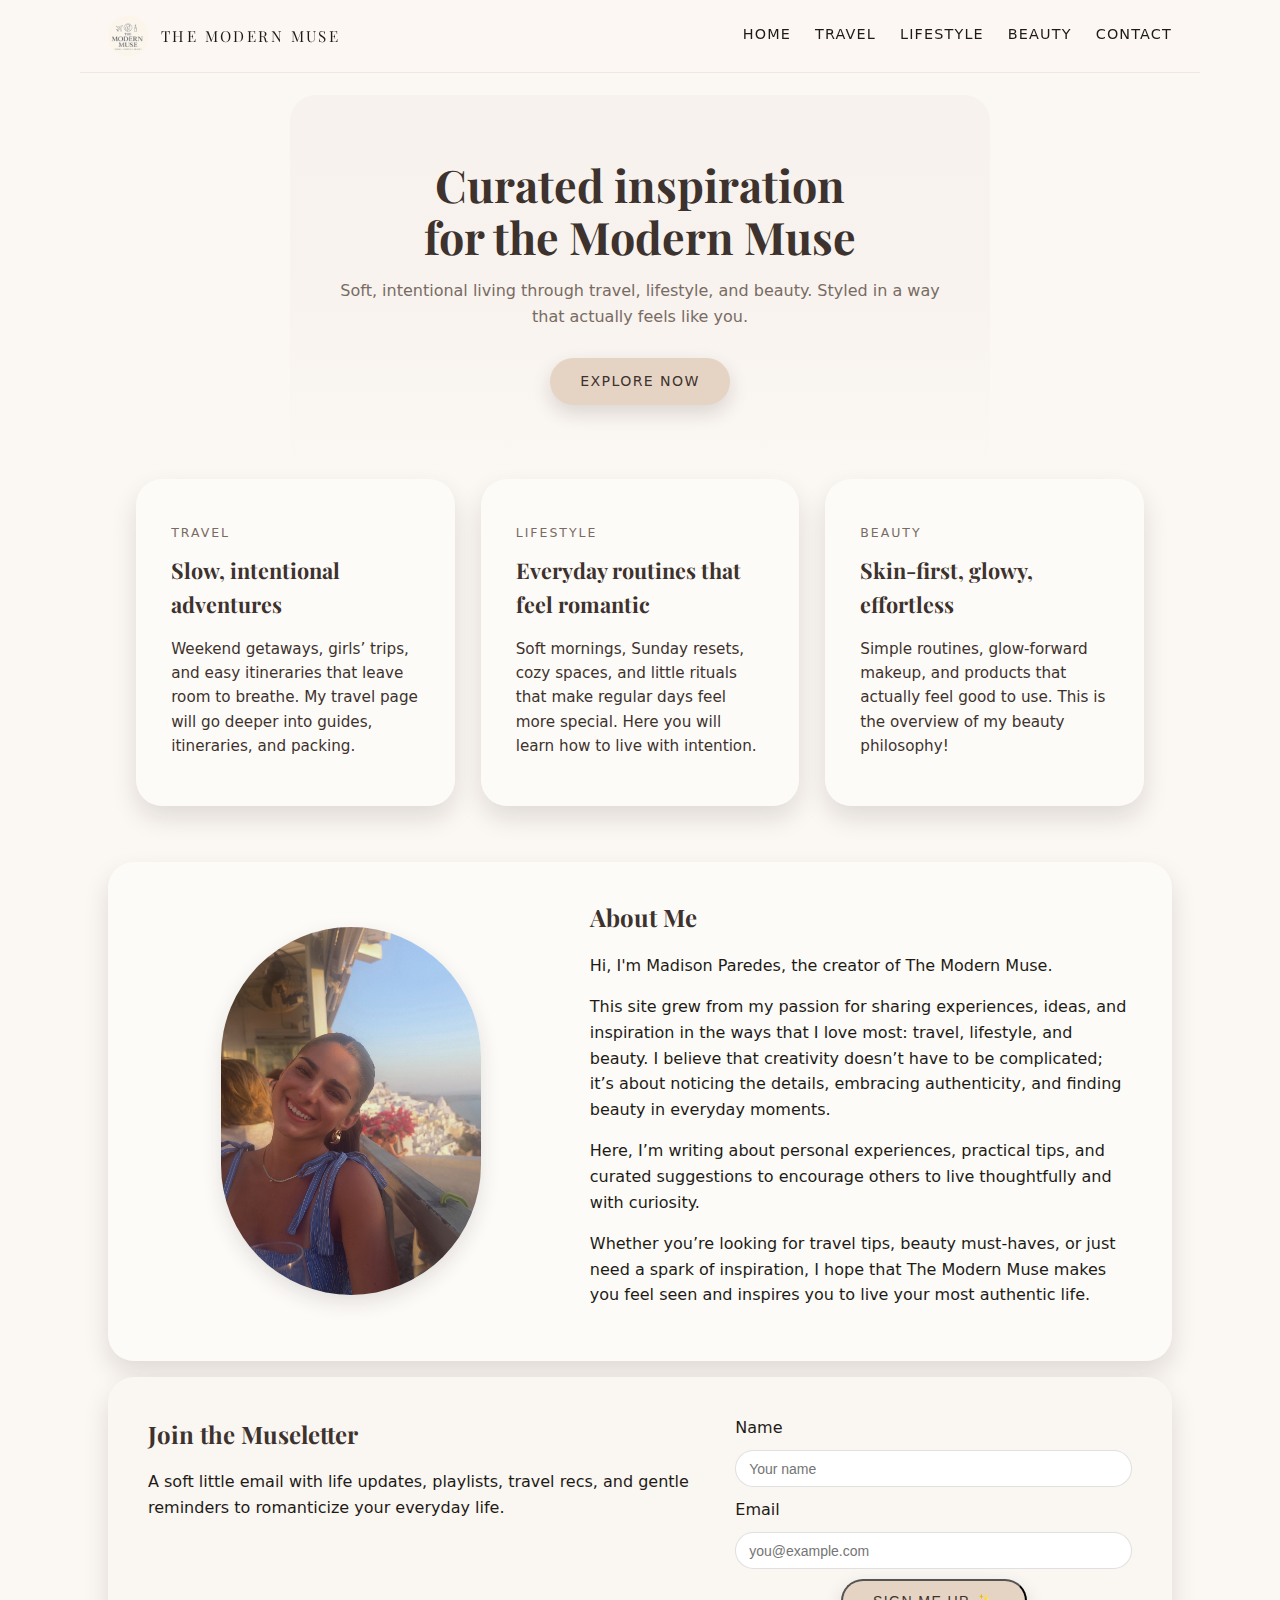
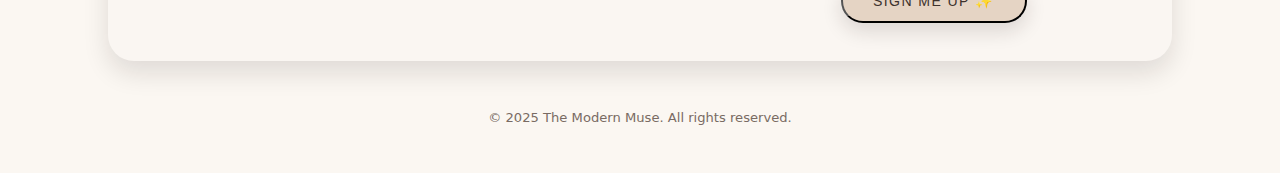
<file: index.html>
<!DOCTYPE html>
<html lang="en">
<head>
  <meta charset="UTF-8" />
  <meta name="viewport" content="width=device-width, initial-scale=1.0" />
  <title>The Modern Muse</title>

  <!-- Headings font -->
  <link href="https://fonts.googleapis.com/css2?family=Playfair+Display:wght@400;500;600&display=swap" rel="stylesheet" />

  <link rel="stylesheet" href="styles.css" />
</head>
<body>


  <header class="site-header">
    <div class="header-left">
      <img src="logo.png" alt="The Modern Muse logo" class="site-logo" />
      <span class="wordmark">THE MODERN MUSE</span>
    </div>

    <nav class="site-nav">
      <a href="#hero">Home</a>
      <a href="travel.html">Travel</a>
      <a href="lifestyle.html">Lifestyle</a>
      <a href="beauty.html">Beauty</a>
      <a href="contact.html">Contact</a>
    </nav>
  </header>


  <section id="hero" class="hero">
    <div class="hero-overlay">
      <div class="hero-inner">
        <h1>Curated inspiration<br>for the Modern Muse</h1>
        <p>
          Soft, intentional living through travel, lifestyle, and beauty. Styled in a way
          that actually feels like you.
        </p>
        <a href="#travel" class="btn-primary">Explore Now</a>
      </div>
    </div>
  </section>


  <section class="section section-categories">
    <div class="category-grid">

      <article id="travel" class="category-card">
        <p class="category-label">TRAVEL</p>
        <h2>Slow, intentional adventures</h2>
        <p class="category-body">
          Weekend getaways, girls’ trips, and easy itineraries that leave room to breathe.
          My travel page will go deeper
          into guides, itineraries, and packing.
        </p>
      </article>

      <article id="lifestyle" class="category-card">
        <p class="category-label">LIFESTYLE</p>
        <h2>Everyday routines that feel romantic</h2>
        <p class="category-body">
          Soft mornings, Sunday resets, cozy spaces, and little rituals that make regular days
          feel more special. Here you will learn how to live with intention.
        </p>
      </article>

      <article id="beauty" class="category-card">
        <p class="category-label">BEAUTY</p>
        <h2>Skin-first, glowy, effortless</h2>
        <p class="category-body">
          Simple routines, glow-forward makeup, and products that actually feel good to use.
          This is the overview of my beauty philosophy!
        </p>
      </article>

    </div>
  </section>


  <section id="about" class="section section-about">
    <div class="about-card">
      <div class="about-photo">
        <img src="about-me.jpg" alt="Madison Paredes smiling by the sea" />
      </div>

      <div class="about-copy">
        <h2>About Me</h2>
        <p class="about-intro">
          Hi, I'm Madison Paredes, the creator of The Modern Muse.
        </p>
        <p>
          This site grew from my passion for sharing experiences, ideas, and inspiration in the ways
          that I love most: travel, lifestyle, and beauty. I believe that creativity doesn’t have to
          be complicated; it’s about noticing the details, embracing authenticity, and finding beauty
          in everyday moments.
        </p>
        <p>
          Here, I’m writing about personal experiences, practical tips, and curated suggestions to
          encourage others to live thoughtfully and with curiosity.
        </p>
        <p>
          Whether you’re looking for travel tips, beauty must-haves, or just need a spark of
          inspiration, I hope that The Modern Muse makes you feel seen and inspires you to live your
          most authentic life.
        </p>
      </div>
    </div>
  </section>


  <section id="museletter" class="section section-museletter">
    <div class="museletter-inner">
      <div>
        <h2>Join the Museletter</h2>
        <p>
          A soft little email with life updates, playlists, travel recs, and gentle reminders to
          romanticize your everyday life.
        </p>
      </div>

      <form class="museletter-form">
        <label for="muse-name">Name</label>
        <input id="muse-name" type="text" placeholder="Your name" />

        <label for="muse-email">Email</label>
        <input id="muse-email" type="email" placeholder="you@example.com" />

        <button class="btn-primary" type="submit">Sign Me Up ✨</button>
      </form>
    </div>
  </section>


  <footer class="site-footer">
    <p>© 2025 The Modern Muse. All rights reserved.</p>
  </footer>

</body>
</html>
</file>
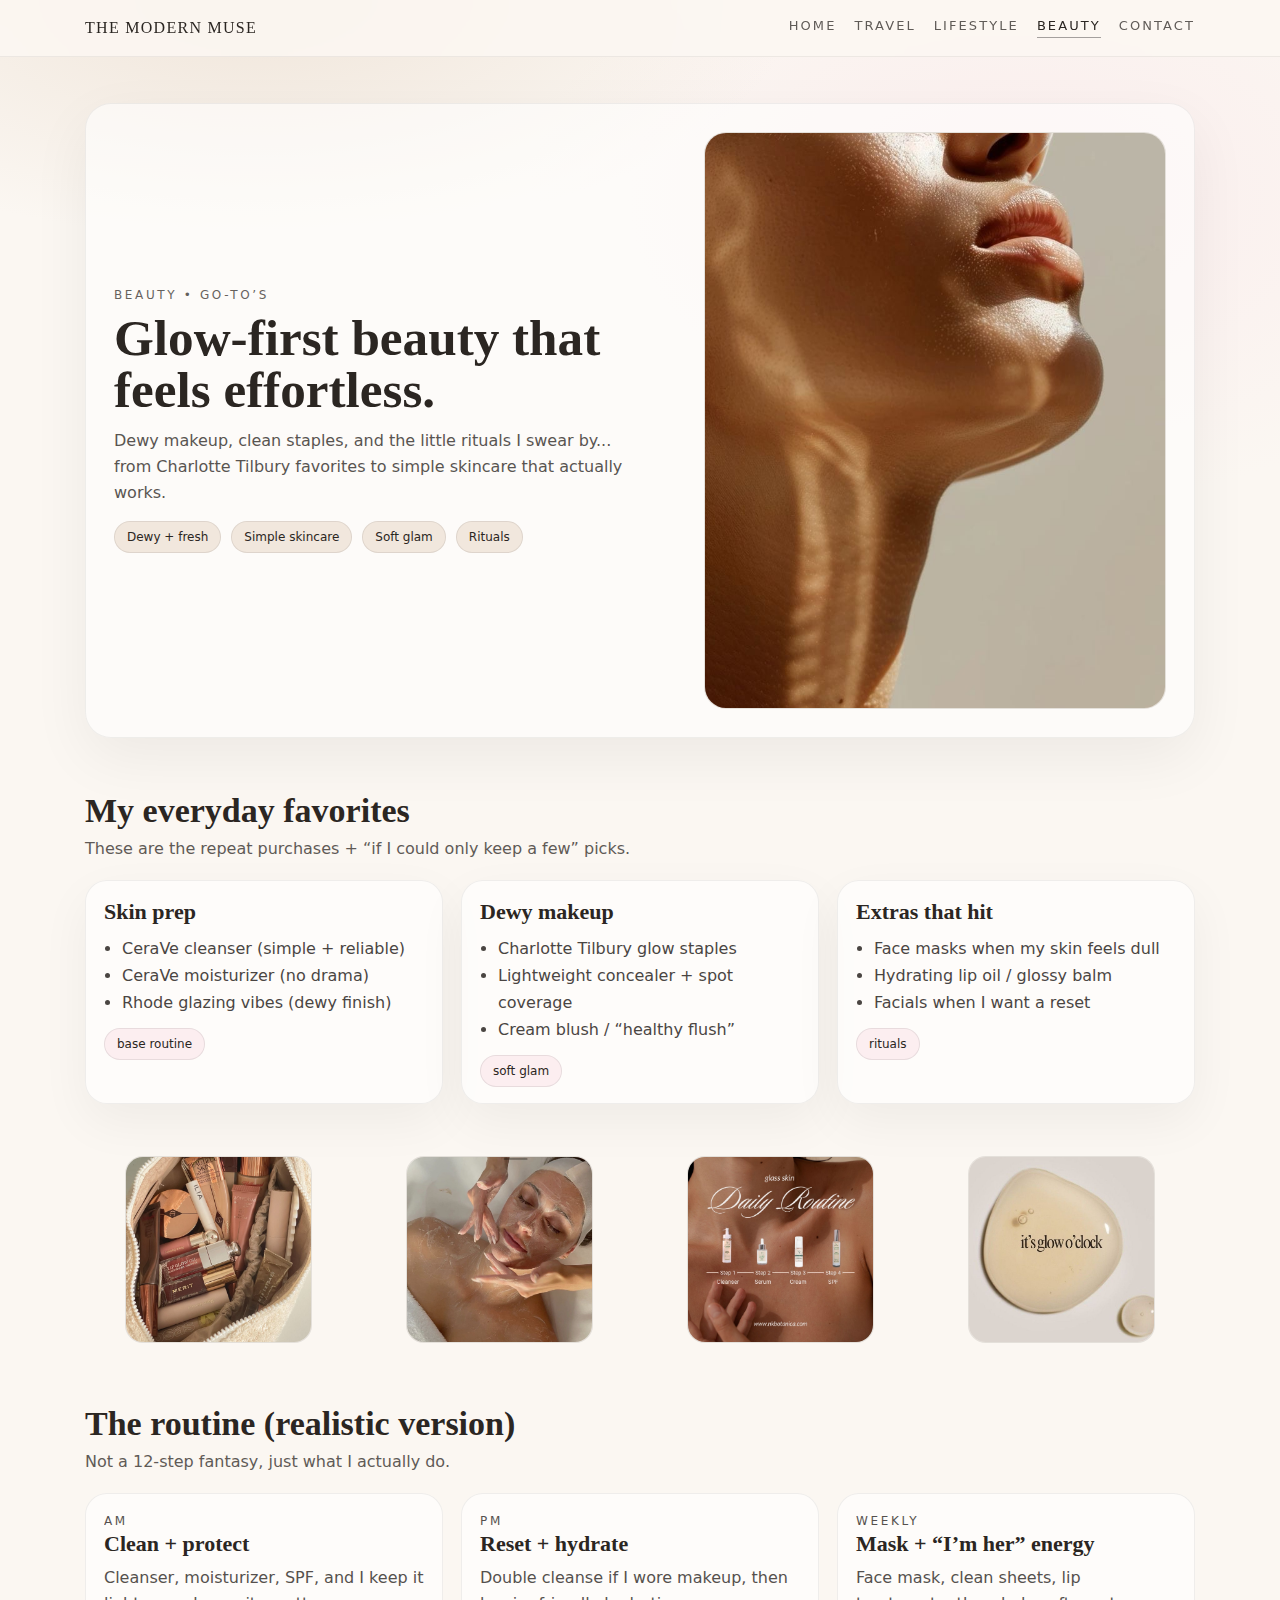
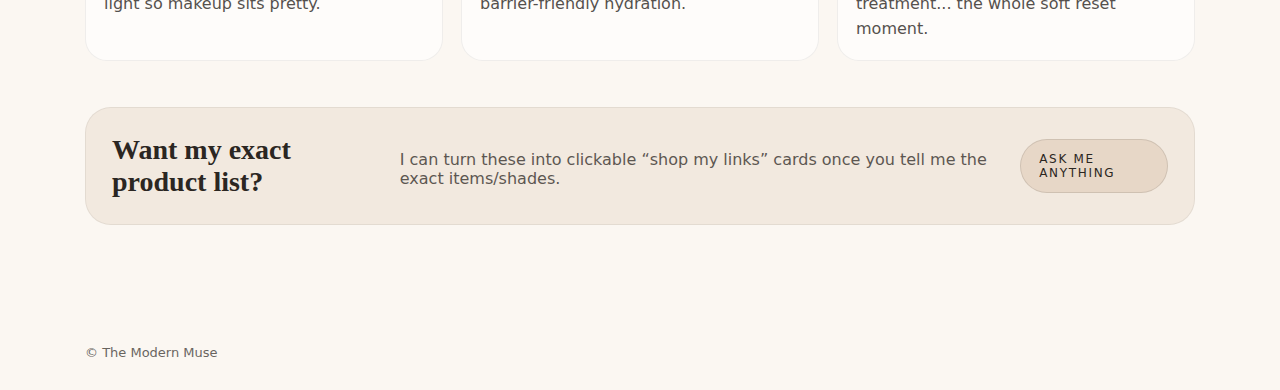
<file: beauty.html>
<!DOCTYPE html>
<html lang="en">
<head>
  <meta charset="UTF-8" />
  <meta name="viewport" content="width=device-width, initial-scale=1.0" />
  <title>Beauty | The Modern Muse</title>
  <link rel="stylesheet" href="beauty.css" />
</head>

<body  class="page-beauty">
  <header class="site-header">
    <nav class="nav">
      <a class="logo" href="index.html">THE MODERN MUSE</a>
    

      <div class="nav-links">
        <a href="index.html">Home</a>
        <a href="travel.html">Travel</a>
        <a href="lifestyle.html">Lifestyle</a>
        <a class="active" href="beauty.html">Beauty</a>
        <a href="contact.html">Contact</a>
      </div>
    </nav>
  </header>

  <main>

    <section class="beauty-hero">
      <div class="beauty-hero__inner">
        <div class="beauty-hero__text">
          <p class="kicker">BEAUTY • GO-TO’S</p>
          <h1>Glow-first beauty that feels effortless.</h1>
          <p class="sub">
            Dewy makeup, clean staples, and the little rituals I swear by...
            from Charlotte Tilbury favorites to simple skincare that actually works.
          </p>

          <div class="pill-row">
            <span class="pill">Dewy + fresh</span>
            <span class="pill">Simple skincare</span>
            <span class="pill">Soft glam</span>
            <span class="pill">Rituals</span>
          </div>
        </div>

        <div class="beauty-hero__media">
          <!-- your makeup bag photo -->
          <img src="main beauty.jpeg" alt="Makeup bag essentials flatlay" />
        </div>
      </div>
    </section>

 
    <section class="beauty-section">
      <div class="section-head">
        <h2>My everyday favorites</h2>
        <p>These are the repeat purchases + “if I could only keep a few” picks.</p>
      </div>

      <div class="favorites-grid">
        <article class="fav-card">
          <h3>Skin prep</h3>
          <ul>
            <li>CeraVe cleanser (simple + reliable)</li>
            <li>CeraVe moisturizer (no drama)</li>
            <li>Rhode glazing vibes (dewy finish)</li>
          </ul>
          <span class="mini-tag">base routine</span>
        </article>

        <article class="fav-card">
          <h3>Dewy makeup</h3>
          <ul>
            <li>Charlotte Tilbury glow staples</li>
            <li>Lightweight concealer + spot coverage</li>
            <li>Cream blush / “healthy flush”</li>
          </ul>
          <span class="mini-tag">soft glam</span>
        </article>

        <article class="fav-card">
          <h3>Extras that hit</h3>
          <ul>
            <li>Face masks when my skin feels dull</li>
            <li>Hydrating lip oil / glossy balm</li>
            <li>Facials when I want a reset</li>
          </ul>
          <span class="mini-tag">rituals</span>
        </article>
      </div>
    </section>

 
    <section class="beauty-strip">
      <div class="beauty-strip__grid">
        <figure class="strip-img">
          <img src="makeup.jpeg" alt="Skincare facial moment" />
        </figure>
        <figure class="strip-img">
          <img src="skincare face.jpeg" alt="Skincare facial moment" />
        </figure>
        <figure class="strip-img">
          <img src="daily routine.jpeg" alt="Daily routine graphic inspiration" />
        </figure>
        <figure class="strip-img">
          <img src="GLOW.jpeg" alt="Glow o'clock inspiration" />
        </figure>
      </div>
    </section>

   <section class="beauty-section">
      <div class="section-head">
        <h2>The routine (realistic version)</h2>
        <p>Not a 12-step fantasy, just what I actually do.</p>
      </div>

      <div class="routine">
        <div class="routine-block">
          <p class="routine-kicker">AM</p>
          <h3>Clean + protect</h3>
          <p>Cleanser, moisturizer, SPF, and I keep it light so makeup sits pretty.</p>
        </div>

        <div class="routine-block">
          <p class="routine-kicker">PM</p>
          <h3>Reset + hydrate</h3>
          <p>Double cleanse if I wore makeup, then barrier-friendly hydration.</p>
        </div>

        <div class="routine-block">
          <p class="routine-kicker">WEEKLY</p>
          <h3>Mask + “I’m her” energy</h3>
          <p>Face mask, clean sheets, lip treatment... the whole soft reset moment.</p>
        </div>
      </div>
    </section>


    <section class="beauty-cta">
      <div class="beauty-cta__inner">
        <h2>Want my exact product list?</h2>
        <p>I can turn these into clickable “shop my links” cards once you tell me the exact items/shades.</p>
        <a class="btn" href="contact.html">Ask me anything</a>
      </div>
    </section>
  </main>

  <footer class="footer">
    <p>© The Modern Muse</p>
  </footer>
</body>
</html>
</file>
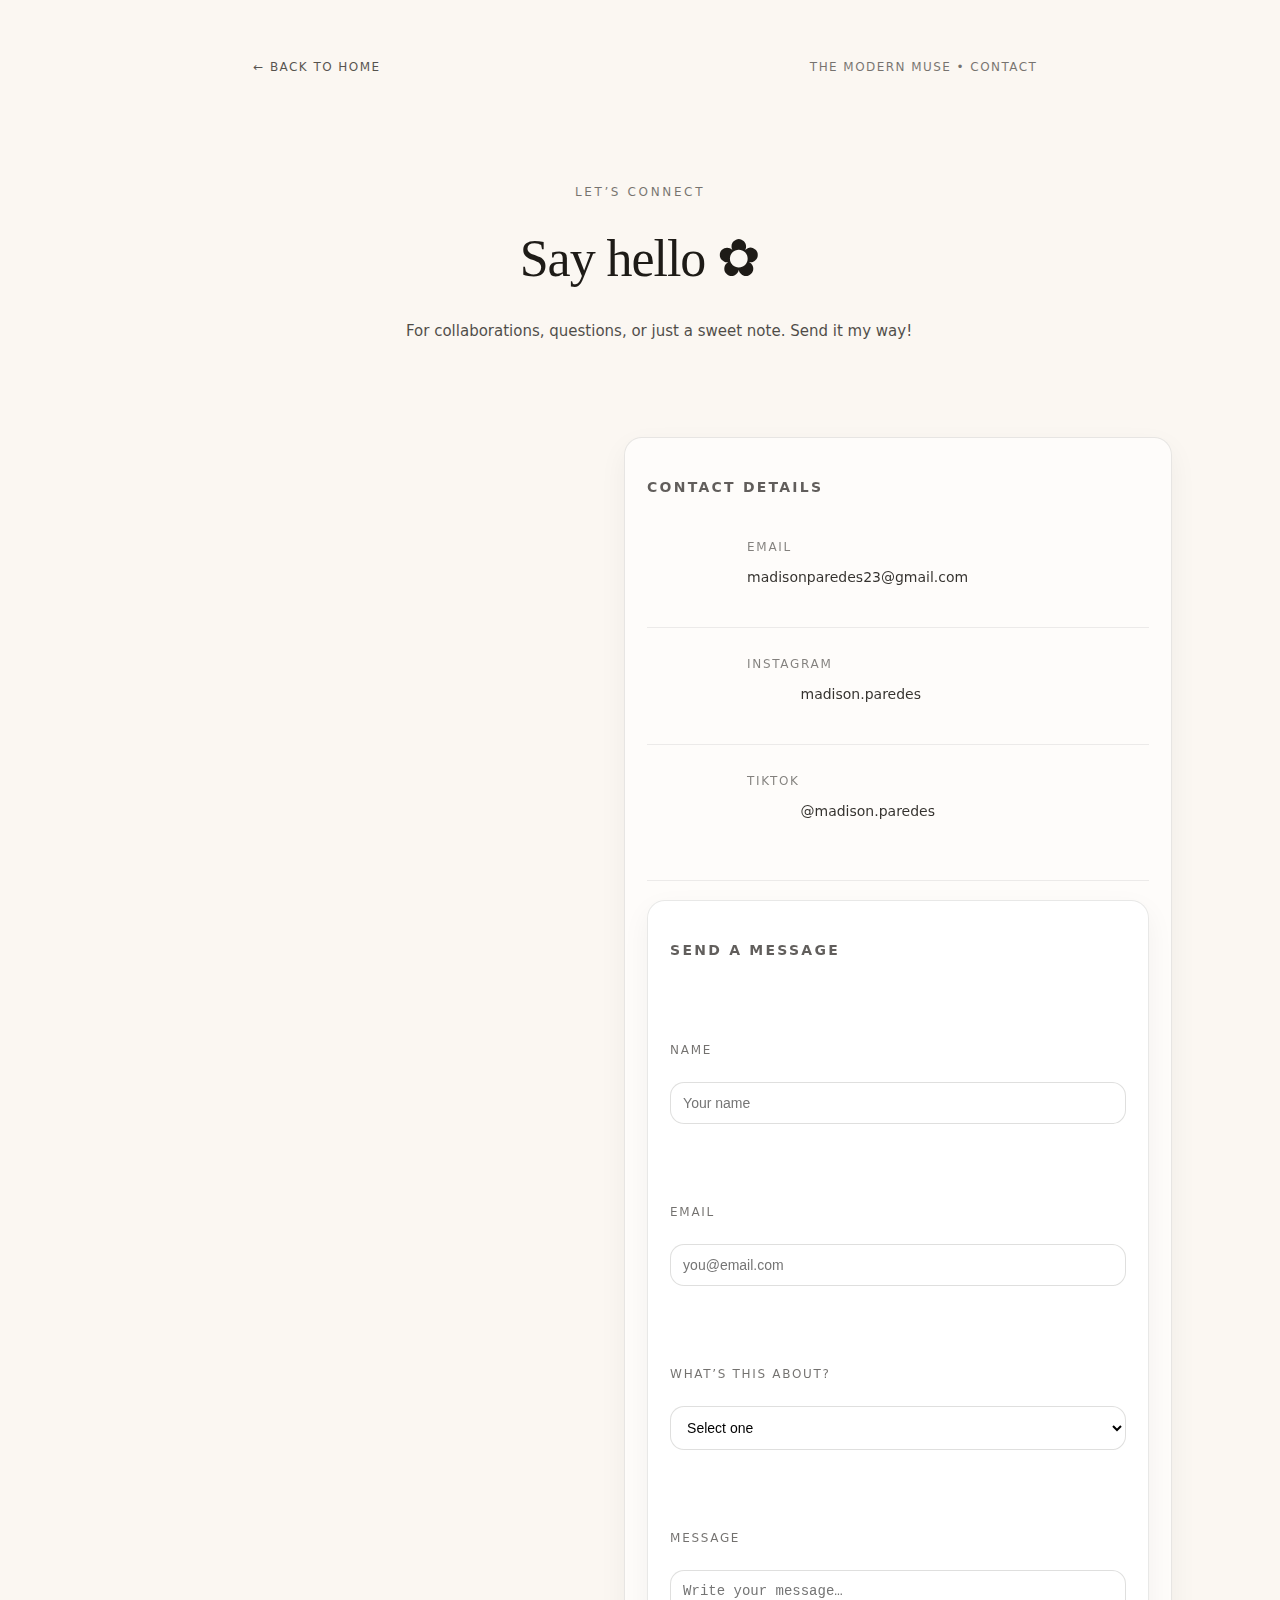
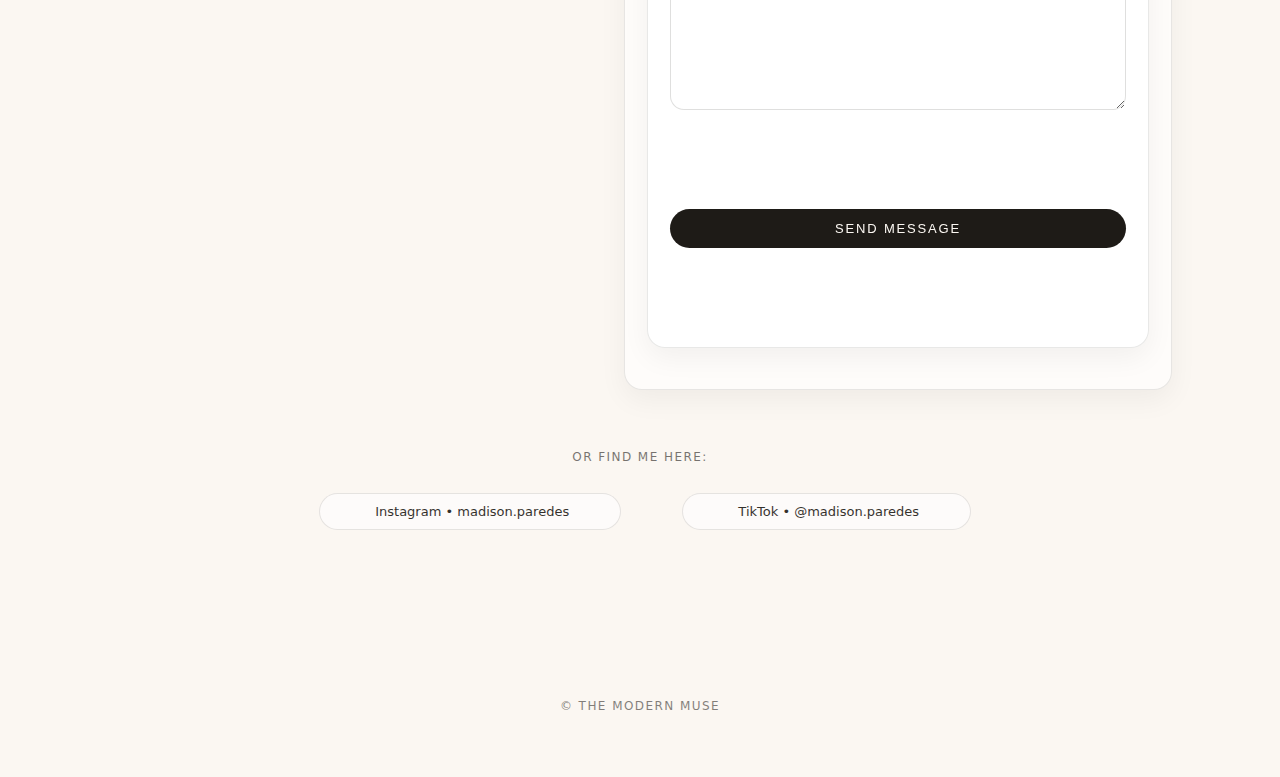
<file: contact.html>
<!DOCTYPE html>
<html lang="en">
<head>
  <meta charset="UTF-8" />
  <meta name="viewport" content="width=device-width, initial-scale=1.0" />
  <title>The Modern Muse • Contact</title>
  <link rel="stylesheet" href="contact.css" />
</head>

<body class="page-contact">
  <div class="page-center">
    <!-- EVERYTHING goes in here -->
  </div>
</body>
  <!-- Top bar (matches your other pages) -->
  <header class="topbar">
    <a class="back-link" href="index.html">← Back to Home</a>
    <div class="page-label">THE MODERN MUSE • CONTACT</div>
  </header>

  <main class="wrap">
    <section class="hero">
      <p class="kicker">LET’S CONNECT</p>
      <h1 class="title">Say hello ✿</h1>
      <p class="sub">
        For collaborations, questions, or just a sweet note. Send it my way!
      </p>
    </section>

    <section class="grid">
      <!-- Contact card -->
      <div class="card info-card">
        <h2 class="card-title">Contact details</h2>

        <div class="detail">
          <span class="label">Email</span>
          <a class="value" href="mailto:madisonparedes23@gmail.com">madisonparedes23@gmail.com</a>
        </div>

        <div class="detail">
          <span class="label">Instagram</span>
          <a class="value" href="https://www.instagram.com/madison.paredes?igsh=MXQwbDF5djgwbXo5bQ%3D%3D&utm_source=qr" target="_blank" rel="noopener">
            madison.paredes
          </a>
        </div>

        <div class="detail">
          <span class="label">TikTok</span>
          <!-- Update the link whenever you want -->
          <a class="value" href="#" target="_blank" rel="noopener">
            @madison.paredes
          </a>
        </div>

   

      <!-- Form card -->
      <div class="card form-card">
        <h2 class="card-title">Send a message</h2>

        <form class="contact-form" action="#" method="post">
          <label class="field">
            <span>Name</span>
            <input type="text" name="name" placeholder="Your name" required />
          </label>

          <label class="field">
            <span>Email</span>
            <input type="email" name="email" placeholder="you@email.com" required />
          </label>

          <label class="field">
            <span>What’s this about?</span>
            <select name="topic" required>
              <option value="" disabled selected>Select one</option>
              <option value="collab">Collaboration / Brand Inquiry</option>
              <option value="press">Press / Media</option>
              <option value="questions">Questions / Requests</option>
              <option value="justhi">Just saying hi ✿</option>
            </select>
          </label>

          <label class="field">
            <span>Message</span>
            <textarea name="message" rows="6" placeholder="Write your message…" required></textarea>
          </label>

          <div class="actions">
            <button class="btn" type="submit">Send message</button>
          
          </div>
        </form>
      </div>
    </section>

    <!-- Bottom socials -->
    <section class="social-strip">
      <p class="social-text">Or find me here:</p>
      <div class="social-links">
        <a class="chip" href="https://www.instagram.com/madison.paredes?igsh=MXQwbDF5djgwbXo5bQ%3D%3D&utm_source=qr" target="_blank" rel="noopener">
          Instagram • madison.paredes
        </a>
        <a class="chip" href="#" target="_blank" rel="noopener">
          TikTok • @madison.paredes
        </a>
      </div>
    </section>
  </main>

  <footer class="footer">
    <p>© The Modern Muse</p>
  </footer>
</body>
</html>
</file>
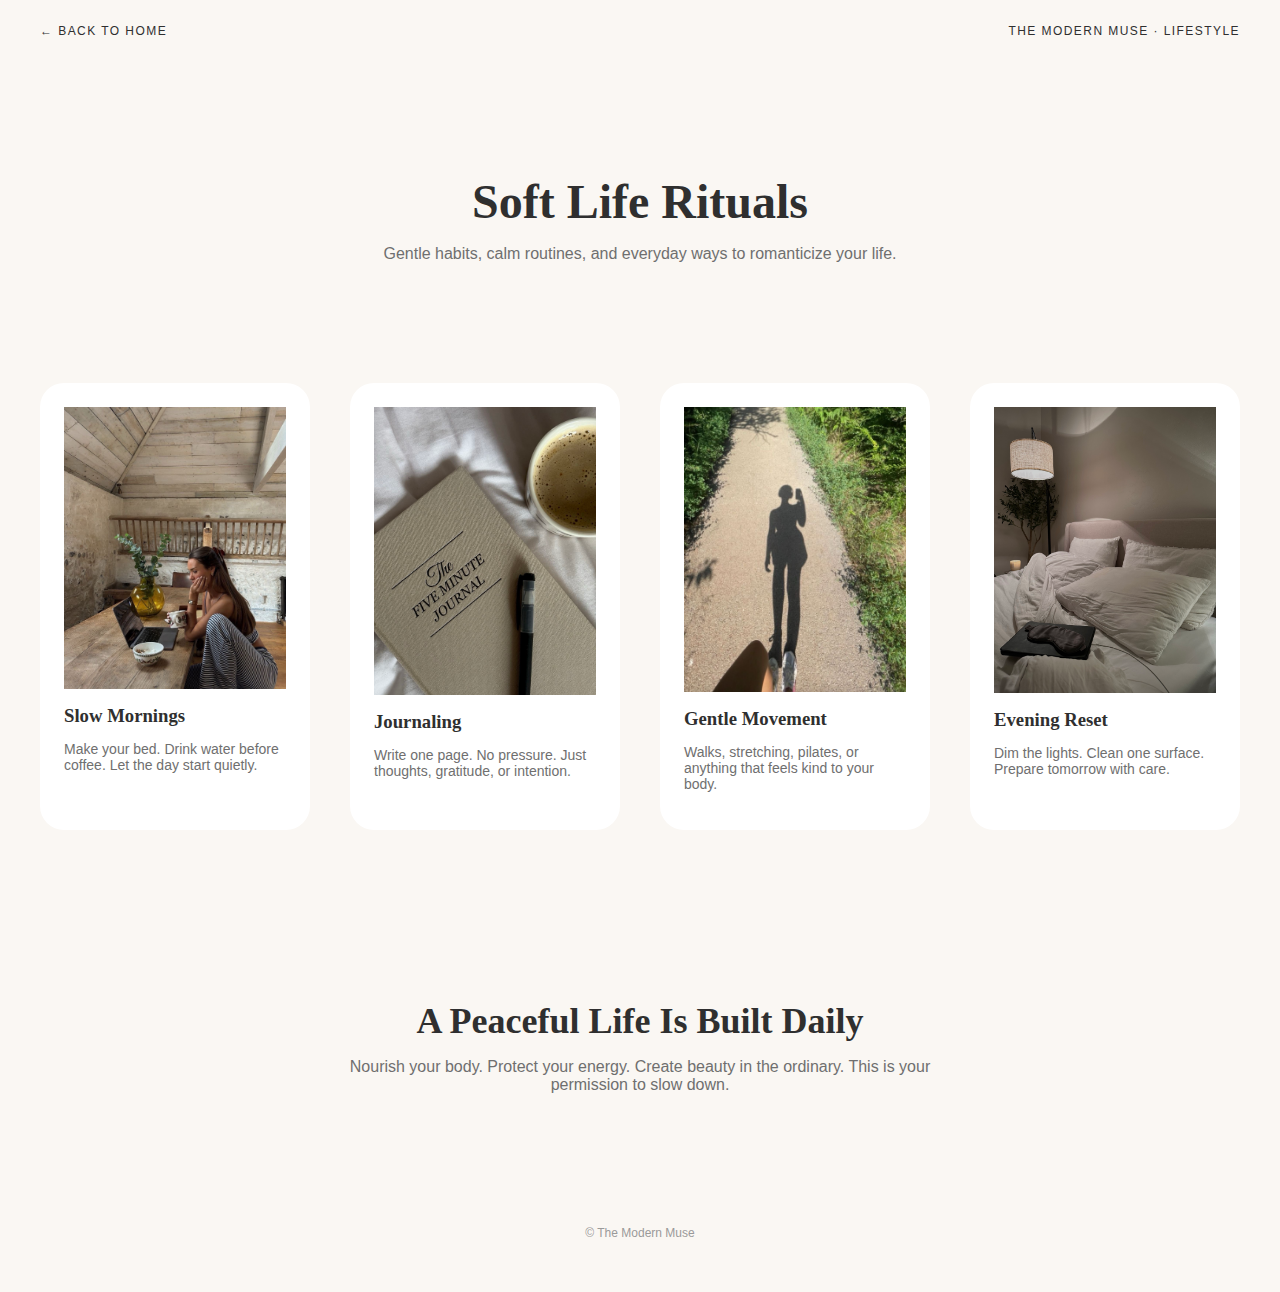
<file: lifestyle.html>
<!DOCTYPE html>
<html lang="en">
<head>
  <meta charset="UTF-8" />
  <meta name="viewport" content="width=device-width, initial-scale=1.0" />
  <title>The Modern Muse · Lifestyle</title>
  <link rel="stylesheet" href="lifestyle.css" />
</head>
<body>

 
  <header class="page-header">
    <a href="index.html" class="back-link">← Back to Home</a>
    <span class="page-label">THE MODERN MUSE · LIFESTYLE</span>
  </header>


  <section class="lifestyle-hero">
    <h1>Soft Life Rituals</h1>
    <p>Gentle habits, calm routines, and everyday ways to romanticize your life.</p>
  </section>

 
  <section class="rituals">

    <article class="ritual">
      <img src="morning light.jpeg" alt="Morning light and coffee ritual" />
      <h3>Slow Mornings</h3>
      <p>Make your bed. Drink water before coffee. Let the day start quietly.</p>
    </article>

    <article class="ritual">
      <img src="journal.jpeg" alt="Journaling and reflection" />
      <h3>Journaling</h3>
      <p>Write one page. No pressure. Just thoughts, gratitude, or intention.</p>
    </article>

    <article class="ritual">
      <img src="walking.jpeg" alt="Movement and walking" />
      <h3>Gentle Movement</h3>
      <p>Walks, stretching, pilates, or anything that feels kind to your body.</p>
    </article>

    <article class="ritual">
      <img src="my room.jpeg" alt="Calm bedroom" />
      <h3>Evening Reset</h3>
      <p>Dim the lights. Clean one surface. Prepare tomorrow with care.</p>
    </article>

  </section>


  <section class="manifesto">
    <h2>A Peaceful Life Is Built Daily</h2>
    <p>
      Nourish your body. Protect your energy. Create beauty in the ordinary.
      This is your permission to slow down.
    </p>
  </section>

  <!-- Footer -->
  <footer class="page-footer">
    <p>© The Modern Muse</p>
  </footer>

</body>
</html>
</file>
<file: styles.css>
:root {
  --page-bg: #f7f2ee;
  --header-bg: #fdf9f5;
  --section-bg: #faf6f2;
  --card-bg: #fdfbf8;

  --accent-soft: #e5d4c4;
  --accent-soft-hover: #ddc9b7;

  --text-main: #3f3530;
  --text-muted: #756760;

  --border-subtle: rgba(0, 0, 0, 0.06);
  --shadow-soft: 0 10px 22px rgba(33, 24, 18, 0.08);

  --radius-big: 26px;
  --radius-med: 18px;
}


*,
*::before,
*::after {
  box-sizing: border-box;
}

body {
  margin: 0;
  background-color: var(--page-bg);
  font-family: system-ui, -apple-system, BlinkMacSystemFont, "Segoe UI", sans-serif;
  color: var(--text-main);
  line-height: 1.6;
  font-size: 1rem;
}

img {
  max-width: 100%;
  display: block;
}

a {
  color: inherit;
  text-decoration: none;
}

h1,
h2,
h3 {
  font-family: "Playfair Display", serif;
  color: var(--text-main);
  margin: 0;
}

/* layout wrapper */
.site-header,
.section,
.site-footer {
  max-width: 1120px;
  margin: 0 auto;
  padding-inline: 1.75rem;
}



.site-header {
  display: flex;
  justify-content: space-between;
  align-items: center;
  padding-block: 1rem;
  background-color: var(--header-bg);
  border-bottom: 1px solid var(--border-subtle);
}

.header-left {
  display: flex;
  align-items: center;
  gap: 0.8rem;
}

.site-logo {
  height: 40px;
  width: auto;
}

.wordmark {
  font-family: "Playfair Display", serif;
  letter-spacing: 0.16em;
  font-size: 0.95rem;
}

.site-nav {
  display: flex;
  gap: 1.5rem;
  font-size: 0.9rem;
  letter-spacing: 0.08em;
  text-transform: uppercase;
}

.site-nav a {
  padding-bottom: 2px;
  border-bottom: 1px solid transparent;
  transition: border-color 0.15s ease;
}

.site-nav a:hover {
  border-color: var(--text-main);
}


.hero {
  width: 100%;
  padding: 4rem 0 5rem;
  display: flex;
  justify-content: center;
  align-items: center;
}

.hero-inner {
  text-align: center;
  max-width: 700px;
  margin: 0 auto;
  padding: 4rem 2rem;

  background: linear-gradient(
    180deg,
    rgba(247, 242, 238, 1) 0%,
    rgba(247, 242, 238, 0.85) 50%,
    rgba(247, 242, 238, 0) 100%
  );
  border-radius: var(--radius-big);
}

.hero h1 {
  font-size: 2.8rem;
  line-height: 1.15;
  margin-bottom: 1rem;
}

.hero p {
  font-size: 1rem;
  color: var(--text-muted);
  margin-bottom: 1.8rem;
}

.btn-primary {
  display: inline-block;
  margin: 0 auto;
  padding: 0.75rem 1.9rem;
  border-radius: 999px;
  background-color: var(--accent-soft);
  color: var(--text-main);
  font-size: 0.88rem;
  letter-spacing: 0.1em;
  text-transform: uppercase;
  cursor: pointer;
  box-shadow: 0 8px 20px rgba(33, 24, 18, 0.14);
  transition: 0.2s ease;
}

.btn-primary:hover {
  background-color: var(--accent-soft-hover);
  transform: translateY(-1px);
  box-shadow: 0 11px 24px rgba(33, 24, 18, 0.18);
}


.section-categories {
  margin-bottom: 3rem;
}

.category-grid {
  max-width: 1120px;
  margin: 0 auto;
  display: grid;
  grid-template-columns: repeat(3, minmax(0, 1fr));
  gap: 1.6rem;
  padding-inline: 1.75rem;
}

.category-card {
  background-color: var(--card-bg);
  border-radius: var(--radius-big);
  padding: 2rem 2.2rem;
  box-shadow: var(--shadow-soft);
}

.category-label {
  font-size: 0.78rem;
  letter-spacing: 0.16em;
  text-transform: uppercase;
  color: var(--text-muted);
  margin-bottom: 0.6rem;
}

.category-card h2 {
  font-size: 1.35rem;
  margin-bottom: 0.9rem;
}

.category-body {
  color: var(--text-main);
  font-size: 0.95rem;
}


.section-about {
  padding-top: 0.5rem;
}

.about-card {
  max-width: 1120px;
  margin: 0 auto;
  background-color: var(--card-bg);
  border-radius: var(--radius-big);
  padding: 2.3rem 2.5rem;
  box-shadow: var(--shadow-soft);

  display: grid;
  grid-template-columns: minmax(0, 0.9fr) minmax(0, 1.2fr);
  gap: 2.2rem;
  align-items: center;
}

.about-photo {
  max-width: 260px;
  margin: 0 auto;
  border-radius: 999px;
  overflow: hidden;
  box-shadow: 0 8px 20px rgba(33, 24, 18, 0.12);
}

.about-photo img {
  width: 100%;
  height: 100%;
  object-fit: cover;
}


.section-museletter {
  padding-top: 1rem;
}

.museletter-inner {
  max-width: 1120px;
  margin: 0 auto;
  background-color: var(--section-bg);
  border-radius: var(--radius-big);
  padding: 2.4rem 2.5rem;
  box-shadow: var(--shadow-soft);

  display: grid;
  grid-template-columns: minmax(0, 1.4fr) minmax(0, 1fr);
  gap: 2rem;
}

.museletter-form {
  display: flex;
  flex-direction: column;
  gap: 0.6rem;
}

.museletter-form input {
  padding: 0.6rem 0.8rem;
  border-radius: 999px;
  border: 1px solid rgba(0, 0, 0, 0.12);
  background-color: white;
}

.site-footer {
  padding-block: 2rem;
  text-align: center;
  font-size: 0.82rem;
  color: var(--text-muted);
}


@media (max-width: 900px) {
  .category-grid {
    grid-template-columns: repeat(2, minmax(0, 1fr));
  }

  .about-card {
    grid-template-columns: 1fr;
  }

  .museletter-inner {
    grid-template-columns: 1fr;
  }
}

@media (max-width: 600px) {
  .category-grid {
    grid-template-columns: 1fr;
  }

  .hero-inner {
    padding: 3.5rem 1.5rem;
  }

  .hero h1 {
    font-size: 2.2rem;
  }
}


:root {
  --page-bg: #f7f2ee;
  --card-bg: #fdfbf8;
  --pill-bg: #ede2d9;
  --accent: #d6bda8;
  --accent-dark: #b3957c;
  --text-main: #3d322d;
  --text-muted: #796b63;
  --border-subtle: rgba(0, 0, 0, 0.08);
  --shadow-soft: 0 12px 26px rgba(26, 17, 13, 0.12);

  --radius-big: 26px;
  --radius-med: 18px;
}

*,
*::before,
*::after {
  box-sizing: border-box;
}

body {
  margin: 0;
  background-color: var(--page-bg);
  font-family: system-ui, -apple-system, BlinkMacSystemFont, "Segoe UI", sans-serif;
  color: var(--text-main);
  line-height: 1.6;
}

img {
  max-width: 100%;
  display: block;
  border-radius: 18px;
  object-fit: cover;
}

a {
  color: inherit;
  text-decoration: none;
}

/* TYPO */
h1,
h2,
h3 {
  font-family: "Playfair Display", serif;
  margin: 0;
}


.travel-header {
  max-width: 1120px;
  margin: 0 auto;
  padding: 1.3rem 1.75rem 0.75rem;
  display: flex;
  justify-content: space-between;
  align-items: center;
  font-size: 0.85rem;
  letter-spacing: 0.12em;
  text-transform: uppercase;
}

.back-link {
  font-size: 0.8rem;
}

.back-link:hover {
  text-decoration: underline;
}

.travel-mark {
  color: var(--text-muted);
}


.travel-hero {
  max-width: 1120px;
  margin: 0 auto 3rem;
  padding: 1.5rem 1.75rem 0;
  display: grid;
  grid-template-columns: minmax(0, 1.1fr) minmax(0, 1.1fr);
  gap: 2.5rem;
  align-items: center;
}

.travel-hero-image {
  border-radius: var(--radius-big);
  min-height: 360px;
  background-image:
    linear-gradient(120deg, rgba(0, 0, 0, 0.15), rgba(0, 0, 0, 0)),
    url("travel-hero-portofino.jpg");
  background-size: cover;
  background-position: center center;
  box-shadow: var(--shadow-soft);
}

.travel-hero-content {
  padding: 2.2rem 2.3rem;
  border-radius: var(--radius-big);
  background: rgba(253, 251, 248, 0.96);
  border: 1px solid rgba(0, 0, 0, 0.04);
  box-shadow: 0 10px 24px rgba(26, 17, 13, 0.06);
}

.hero-tag {
  font-size: 0.78rem;
  letter-spacing: 0.18em;
  text-transform: uppercase;
  color: var(--text-muted);
  margin-bottom: 0.5rem;
}

.travel-hero-content h1 {
  font-size: 2.1rem;
  line-height: 1.2;
  margin-bottom: 0.8rem;
}

.hero-sub {
  font-size: 0.97rem;
  color: var(--text-main);
  margin-bottom: 1.4rem;
}

.hero-pills {
  display: flex;
  flex-wrap: wrap;
  gap: 0.6rem;
  margin-bottom: 1.3rem;
}

.hero-pills span {
  font-size: 0.78rem;
  letter-spacing: 0.12em;
  text-transform: uppercase;
  padding: 0.5rem 0.9rem;
  border-radius: 999px;
  background-color: var(--pill-bg);
}

.hero-note {
  font-size: 0.9rem;
  color: var(--text-muted);
}


.pillars {
  max-width: 1120px;
  margin: 0 auto 3rem;
  padding: 0 1.75rem;
}

.pillars-inner {
  border-radius: var(--radius-big);
  background-color: #f4ece6;
  padding: 2.1rem 2.4rem;
  display: grid;
  grid-template-columns: repeat(3, minmax(0, 1fr));
  gap: 1.8rem;
}

.pillar-label {
  font-size: 0.76rem;
  letter-spacing: 0.16em;
  text-transform: uppercase;
  color: var(--text-muted);
  margin-bottom: 0.4rem;
}

.pillar h2 {
  font-size: 1.2rem;
  margin-bottom: 0.5rem;
}

.pillar p {
  font-size: 0.9rem;
}

/* GRID INTRO */
.travel-grid {
  max-width: 1120px;
  margin: 0 auto 3.5rem;
  padding: 0 1.75rem;
}

.grid-intro {
  max-width: 560px;
  margin-bottom: 1.8rem;
}

.grid-intro h2 {
  font-size: 1.7rem;
  margin-bottom: 0.4rem;
}

.grid-intro p {
  font-size: 0.94rem;
  color: var(--text-muted);
}

/* GALLERY GRID */
.grid-cards {
  display: grid;
  grid-template-columns: repeat(3, minmax(0, 1fr));
  gap: 1.6rem;
}

.travel-card {
  background-color: var(--card-bg);
  border-radius: var(--radius-big);
  padding: 0.9rem 0.9rem 1.4rem;
  box-shadow: 0 10px 22px rgba(26, 17, 13, 0.08);
  display: flex;
  flex-direction: column;
  gap: 0.9rem;
}

.travel-card img {
  width: 100%;
  height: 210px;
}

.travel-card.tall img {
  height: 280px;
}

.travel-card.wide {
  grid-column: span 2;
}

.card-body {
  padding-inline: 0.6rem;
}

.card-location {
  font-size: 0.8rem;
  letter-spacing: 0.16em;
  text-transform: uppercase;
  color: var(--text-muted);
  margin-bottom: 0.2rem;
}

.card-body h3 {
  font-size: 1.05rem;
  margin-bottom: 0.45rem;
}

.card-text {
  font-size: 0.9rem;
  color: var(--text-main);
  margin-bottom: 0.6rem;
}

.card-tag {
  display: inline-flex;
  align-items: center;
  border-radius: 999px;
  padding: 0.25rem 0.7rem;
  font-size: 0.78rem;
  background-color: #f2e7de;
}

/* CTA */
.travel-footer-cta {
  max-width: 1120px;
  margin: 0 auto 2.5rem;
  padding: 0 1.75rem;
}

.travel-footer-inner {
  border-radius: var(--radius-big);
  background-color: #f4ece6;
  padding: 1.9rem 2.4rem;
  display: flex;
  justify-content: space-between;
  align-items: center;
  gap: 1.3rem;
}

.btn-outline {
  border-radius: 999px;
  padding: 0.7rem 1.4rem;
  border: 1px solid var(--accent-dark);
  font-size: 0.85rem;
  letter-spacing: 0.12em;
  text-transform: uppercase;
}

.btn-outline:hover {
  background-color: var(--accent-dark);
  color: #fff;
}

/* FOOTER */
.travel-footer {
  text-align: center;
  padding: 1.7rem 1.75rem 2.2rem;
  font-size: 0.8rem;
  color: var(--text-muted);
}

/* RESPONSIVE */
@media (max-width: 960px) {
  .travel-hero {
    grid-template-columns: 1fr;
  }

  .travel-hero-image {
    order: 2;
  }

  .travel-hero-content {
    order: 1;
  }

  .pillars-inner {
    grid-template-columns: 1fr;
  }

  .grid-cards {
    grid-template-columns: repeat(2, minmax(0, 1fr));
  }

  .travel-card.wide {
    grid-column: span 2;
  }

  .travel-footer-inner {
    flex-direction: column;
    align-items: flex-start;
  }
}

@media (max-width: 640px) {
  .travel-header,
  .travel-hero,
  .pillars,
  .travel-grid,
  .travel-footer-cta {
    padding-inline: 1.2rem;
  }

  .grid-cards {
    grid-template-columns: 1fr;
  }

  .travel-card.wide {
    grid-column: span 1;
  }

  .travel-hero-content {
    padding: 1.8rem 1.7rem;
  }

  .pillars-inner,
  .travel-footer-inner {
    padding-inline: 1.7rem;
  }
}
/* ===== BASIC SHARED ===== */
*{ box-sizing:border-box; }
body{
  margin:0;
  font-family: ui-sans-serif, system-ui, -apple-system, "Inter", Arial, sans-serif;
  color:#2b2622;
  background:#fbf7f2;
}

a{ color:inherit; text-decoration:none; }
img{ max-width:100%; height:auto; }

.site-header{
  position: sticky;
  top: 0;
  background: rgba(251,247,242,.85);
  backdrop-filter: blur(10px);
  border-bottom: 1px solid rgba(0,0,0,.06);
  z-index: 10;
}

.nav{
  max-width: 1150px;
  margin: 0 auto;
  padding: 18px 20px;
  display:flex;
  align-items:center;
  justify-content:space-between;
  gap: 18px;
}

.logo{
  font-family: ui-serif, Georgia, "Times New Roman", serif;
  letter-spacing:.08em;
  font-size: 16px;
}

.nav-links{
  display:flex;
  gap: 18px;
  font-size: 13px;
  letter-spacing:.16em;
  text-transform: uppercase;
}

.nav-links a{ opacity:.75; }
.nav-links a:hover{ opacity:1; }
.nav-links a.active{ opacity:1; border-bottom: 1px solid rgba(0,0,0,.35); padding-bottom:4px; }

.footer{
  max-width:1150px;
  margin: 60px auto 30px;
  padding: 0 20px;
  opacity:.7;
  font-size: 13px;
}

/* ===== BUTTON ===== */
.btn{
  display:inline-flex;
  align-items:center;
  justify-content:center;
  padding: 12px 18px;
  border-radius: 999px;
  border: 1px solid rgba(0,0,0,.10);
  background: #e7d7c7;
  letter-spacing: .14em;
  text-transform: uppercase;
  font-size: 12px;
}

/* ===== BEAUTY PAGE (new vibe) ===== */
.page-beauty{
  background:
    radial-gradient(900px 400px at 20% 0%, rgba(231,215,199,.55), transparent 60%),
    radial-gradient(800px 500px at 80% 10%, rgba(250,225,231,.45), transparent 62%),
    #fbf7f2;
}

.beauty-hero{
  max-width:1150px;
  margin: 0 auto;
  padding: 46px 20px 18px;
}

.beauty-hero__inner{
  display:grid;
  grid-template-columns: 1.1fr .9fr;
  gap: 26px;
  align-items:center;
  background: rgba(255,255,255,.55);
  border: 1px solid rgba(0,0,0,.06);
  border-radius: 26px;
  padding: 28px;
  box-shadow: 0 20px 60px rgba(0,0,0,.06);
}

.kicker{
  font-size: 12px;
  letter-spacing: .22em;
  text-transform: uppercase;
  opacity:.72;
  margin: 0 0 10px;
}

.beauty-hero h1{
  font-family: ui-serif, Georgia, "Times New Roman", serif;
  font-size: clamp(34px, 4vw, 54px);
  line-height: 1.02;
  margin: 0 0 12px;
}

.sub{
  max-width: 52ch;
  opacity:.78;
  line-height: 1.6;
  margin: 0 0 16px;
}

.pill-row{
  display:flex;
  flex-wrap:wrap;
  gap: 10px;
}

.pill{
  font-size: 12px;
  padding: 8px 12px;
  border-radius: 999px;
  background: rgba(231,215,199,.55);
  border: 1px solid rgba(0,0,0,.08);
}

.beauty-hero__media{
  border-radius: 22px;
  overflow:hidden;
  border: 1px solid rgba(0,0,0,.06);
  background: #f3eee8;
  aspect-ratio: 4 / 5;
}

.beauty-hero__media img{
  width:100%;
  height:100%;
  object-fit: cover;
  display:block;
}

.beauty-section{
  max-width:1150px;
  margin: 0 auto;
  padding: 36px 20px;
}

.section-head h2{
  font-family: ui-serif, Georgia, "Times New Roman", serif;
  font-size: 34px;
  margin: 0 0 6px;
}

.section-head p{
  margin: 0 0 18px;
  opacity:.75;
  max-width: 70ch;
  line-height:1.6;
}

.favorites-grid{
  display:grid;
  grid-template-columns: repeat(3, 1fr);
  gap: 18px;
}

.fav-card{
  background: rgba(255,255,255,.62);
  border: 1px solid rgba(0,0,0,.06);
  border-radius: 22px;
  padding: 18px 18px 16px;
  box-shadow: 0 18px 50px rgba(0,0,0,.05);
}

.fav-card h3{
  margin: 0 0 10px;
  font-family: ui-serif, Georgia, "Times New Roman", serif;
  font-size: 22px;
}

.fav-card ul{
  margin: 0;
  padding-left: 18px;
  line-height: 1.7;
  opacity:.85;
}

.mini-tag{
  display:inline-block;
  margin-top: 12px;
  font-size: 12px;
  padding: 8px 12px;
  border-radius: 999px;
  background: rgba(250,225,231,.55);
  border: 1px solid rgba(0,0,0,.08);
}

.beauty-strip{
  max-width: 1150px;
  margin: 0 auto;
  padding: 0 20px 10px;
}

.beauty-strip__grid{
  display:grid;
  grid-template-columns: repeat(4, 1fr);
  gap: 14px;
}

.strip-img{
  border-radius: 18px;
  overflow:hidden;
  border: 1px solid rgba(0,0,0,.06);
  background:#f3eee8;
  aspect-ratio: 1 / 1;
}

.strip-img img{
  width:100%;
  height:100%;
  object-fit: cover;
  display:block;
}

.routine{
  display:grid;
  grid-template-columns: repeat(3, 1fr);
  gap: 18px;
}

.routine-block{
  background: rgba(255,255,255,.62);
  border: 1px solid rgba(0,0,0,.06);
  border-radius: 22px;
  padding: 18px;
}

.routine-kicker{
  margin:0 0 8px;
  font-size: 12px;
  letter-spacing:.22em;
  text-transform: uppercase;
  opacity:.7;
}

.routine-block h3{
  margin: 0 0 8px;
  font-family: ui-serif, Georgia, "Times New Roman", serif;
  font-size: 22px;
}

.routine-block p{
  margin: 0;
  opacity:.8;
  line-height:1.6;
}

.beauty-cta{
  max-width:1150px;
  margin: 10px auto 0;
  padding: 0 20px 60px;
}

.beauty-cta__inner{
  border-radius: 26px;
  padding: 26px;
  background: rgba(231,215,199,.45);
  border: 1px solid rgba(0,0,0,.06);
  display:flex;
  align-items:center;
  justify-content:space-between;
  gap: 18px;
}

.beauty-cta__inner h2{
  margin:0;
  font-family: ui-serif, Georgia, "Times New Roman", serif;
  font-size: 28px;
}

.beauty-cta__inner p{
  margin: 6px 0 0;
  opacity:.75;
  max-width: 60ch;
}

/* ===== RESPONSIVE ===== */
@media (max-width: 980px){
  .beauty-hero__inner{ grid-template-columns: 1fr; }
  .favorites-grid{ grid-template-columns: 1fr; }
  .routine{ grid-template-columns: 1fr; }
  .beauty-strip__grid{ grid-template-columns: repeat(2, 1fr); }
  .beauty-cta__inner{ flex-direction: column; align-items:flex-start; }

}
/* Base */
body {
  margin: 0;
  font-family: 'Inter', sans-serif;
  background-color: #faf7f3;
  color: #2f2f2f;
}

img {
  width: 100%;
  height: auto;
  display: block;
}

/* Header */
.page-header {
  display: flex;
  justify-content: space-between;
  align-items: center;
  padding: 24px 40px;
  font-size: 12px;
  letter-spacing: 0.12em;
  text-transform: uppercase;
}

.back-link {
  text-decoration: none;
  color: #2f2f2f;
}

.back-link:hover {
  opacity: 0.6;
}

/* Hero */
.lifestyle-hero {
  text-align: center;
  padding: 80px 20px 60px;
}

.lifestyle-hero h1 {
  font-family: 'Playfair Display', serif;
  font-size: 48px;
  margin-bottom: 16px;
}

.lifestyle-hero p {
  max-width: 520px;
  margin: 0 auto;
  font-size: 16px;
  color: #6f6f6f;
}

/* Rituals */
.rituals {
  display: grid;
  grid-template-columns: repeat(auto-fit, minmax(260px, 1fr));
  gap: 40px;
  padding: 60px 40px;
}

.ritual {
  background: #ffffff;
  border-radius: 24px;
  padding: 24px;
}

.ritual h3 {
  margin: 16px 0 8px;
  font-family: 'Playfair Display', serif;
}

.ritual p {
  font-size: 14px;
  color: #6f6f6f;
}

/* Manifesto */
.manifesto {
  text-align: center;
  padding: 80px 20px;
}

.manifesto h2 {
  font-family: 'Playfair Display', serif;
  font-size: 36px;
  margin-bottom: 16px;
}

.manifesto p {
  max-width: 600px;
  margin: 0 auto;
  font-size: 16px;
  color: #6f6f6f;
}

/* Footer */
.page-footer {
  text-align: center;
  padding: 40px 20px;
  font-size: 12px;
  color: #9a9a9a;
}


/* ====== Base ====== */
* { box-sizing: border-box; }
html, body { height: 100%; }
body {
  margin: 0;
  font-family: "Inter", system-ui, -apple-system, Segoe UI, Roboto, Arial, sans-serif;
  color: #1e1b17;
  background: #fbf7f2;
}

/* ====== Top bar ====== */
.topbar {
  display: flex;
  justify-content: space-between;
  align-items: center;
  padding: 22px 28px;
  letter-spacing: 0.12em;
  text-transform: uppercase;
  font-size: 12px;
}

.back-link {
  text-decoration: none;
  color: #1e1b17;
  opacity: 0.75;
  transition: opacity 180ms ease;
}
.back-link:hover { opacity: 1; }

.page-label {
  opacity: 0.6;
  text-align: right;
}

/* ====== Layout wrapper ====== */
.wrap {
  max-width: 1100px;
  margin: 0 auto;
  padding: 10px 18px 60px;
}

/* ====== Hero ====== */
.hero {
  padding: 22px 6px 10px;
  text-align: center;
}

.kicker {
  margin: 0 0 10px;
  font-size: 12px;
  letter-spacing: 0.22em;
  text-transform: uppercase;
  opacity: 0.6;
}

.title {
  margin: 0;
  font-family: "Georgia", "Times New Roman", serif;
  font-weight: 500;
  font-size: clamp(34px, 5vw, 52px);
  letter-spacing: -0.02em;
}

.sub {
  max-width: 560px;
  margin: 12px auto 0;
  font-size: 15px;
  line-height: 1.6;
  opacity: 0.78;
}

/* ====== Grid ====== */
.grid {
  display: grid;
  grid-template-columns: 1fr 1.1fr;
  gap: 18px;
  margin-top: 22px;
}

.card {
  background: rgba(255, 255, 255, 0.62);
  border: 1px solid rgba(30, 27, 23, 0.10);
  border-radius: 18px;
  padding: 22px;
  box-shadow: 0 10px 28px rgba(0, 0, 0, 0.05);
  backdrop-filter: blur(6px);
}

.card-title {
  margin: 0 0 16px;
  font-size: 14px;
  letter-spacing: 0.16em;
  text-transform: uppercase;
  opacity: 0.7;
}

/* ====== Info card ====== */
.detail {
  display: grid;
  grid-template-columns: 90px 1fr;
  gap: 10px;
  padding: 10px 0;
  border-bottom: 1px solid rgba(30, 27, 23, 0.08);
}

.detail:last-of-type { border-bottom: none; }

.label {
  font-size: 12px;
  letter-spacing: 0.14em;
  text-transform: uppercase;
  opacity: 0.55;
}

.value {
  text-decoration: none;
  color: #1e1b17;
  font-size: 14px;
  opacity: 0.9;
  transition: opacity 180ms ease, transform 180ms ease;
  width: fit-content;
}
.value:hover {
  opacity: 1;
  transform: translateY(-1px);
}

.tiny-note {
  margin-top: 14px;
  padding: 12px 14px;
  border-radius: 14px;
  background: rgba(251, 247, 242, 0.9);
  border: 1px solid rgba(30, 27, 23, 0.08);
  font-size: 12px;
  line-height: 1.5;
  opacity: 0.8;
}

/* ====== Form ====== */
.contact-form {
  display: grid;
  gap: 12px;
}

.field span {
  display: block;
  margin-bottom: 6px;
  font-size: 12px;
  letter-spacing: 0.14em;
  text-transform: uppercase;
  opacity: 0.62;
}

input, select, textarea {
  width: 100%;
  padding: 12px 12px;
  border-radius: 14px;
  border: 1px solid rgba(30, 27, 23, 0.14);
  background: rgba(255, 255, 255, 0.75);
  font-size: 14px;
  outline: none;
  transition: border 160ms ease, box-shadow 160ms ease, transform 160ms ease;
}

select { cursor: pointer; }

input:focus, select:focus, textarea:focus {
  border-color: rgba(30, 27, 23, 0.35);
  box-shadow: 0 10px 22px rgba(0, 0, 0, 0.06);
  transform: translateY(-1px);
}

textarea {
  resize: vertical;
  min-height: 140px;
}

.actions {
  display: grid;
  gap: 8px;
  margin-top: 6px;
}

.btn {
  border: none;
  border-radius: 999px;
  padding: 12px 16px;
  font-size: 13px;
  letter-spacing: 0.14em;
  text-transform: uppercase;
  cursor: pointer;
  color: #fbf7f2;
  background: #1e1b17;
  transition: transform 160ms ease, opacity 160ms ease;
}

.btn:hover { transform: translateY(-2px); opacity: 0.95; }
.btn:active { transform: translateY(0px); opacity: 0.9; }

.micro {
  margin: 0;
  font-size: 12px;
  line-height: 1.5;
  opacity: 0.65;
}

/* ====== Social strip ====== */
.social-strip {
  margin-top: 22px;
  text-align: center;
}

.social-text {
  margin: 0 0 10px;
  letter-spacing: 0.12em;
  text-transform: uppercase;
  font-size: 12px;
  opacity: 0.6;
}

.social-links {
  display: flex;
  gap: 10px;
  justify-content: center;
  flex-wrap: wrap;
}

.chip {
  text-decoration: none;
  color: #1e1b17;
  background: rgba(255, 255, 255, 0.65);
  border: 1px solid rgba(30, 27, 23, 0.12);
  padding: 10px 14px;
  border-radius: 999px;
  font-size: 13px;
  transition: transform 160ms ease, opacity 160ms ease;
  opacity: 0.9;
}
.chip:hover { transform: translateY(-2px); opacity: 1; }

/* ====== Footer ====== */
.footer {
  text-align: center;
  padding: 26px 16px 38px;
  font-size: 12px;
  opacity: 0.55;
  letter-spacing: 0.12em;
  text-transform: uppercase;
}

/* ====== Responsive ====== */
@media (max-width: 900px) {
  .grid { grid-template-columns: 1fr; }
  .page-label { display: none; }
  .topbar { justify-content: center; gap: 16px; }
}
</file>
<file: beauty.css>
/* ===== BASIC SHARED ===== */
*{ box-sizing:border-box; }
body{
  margin:0;
  font-family: ui-sans-serif, system-ui, -apple-system, "Inter", Arial, sans-serif;
  color:#2b2622;
  background:#fbf7f2;
}

a{ color:inherit; text-decoration:none; }
img{ max-width:100%; height:auto; }

.site-header{
  position: sticky;
  top: 0;
  background: rgba(251,247,242,.85);
  backdrop-filter: blur(10px);
  border-bottom: 1px solid rgba(0,0,0,.06);
  z-index: 10;
}

.nav{
  max-width: 1150px;
  margin: 0 auto;
  padding: 18px 20px;
  display:flex;
  align-items:center;
  justify-content:space-between;
  gap: 18px;
}

.logo{
  font-family: ui-serif, Georgia, "Times New Roman", serif;
  letter-spacing:.08em;
  font-size: 16px;
}

.nav-links{
  display:flex;
  gap: 18px;
  font-size: 13px;
  letter-spacing:.16em;
  text-transform: uppercase;
}

.nav-links a{ opacity:.75; }
.nav-links a:hover{ opacity:1; }
.nav-links a.active{ opacity:1; border-bottom: 1px solid rgba(0,0,0,.35); padding-bottom:4px; }

.footer{
  max-width:1150px;
  margin: 60px auto 30px;
  padding: 0 20px;
  opacity:.7;
  font-size: 13px;
}

/* ===== BUTTON ===== */
.btn{
  display:inline-flex;
  align-items:center;
  justify-content:center;
  padding: 12px 18px;
  border-radius: 999px;
  border: 1px solid rgba(0,0,0,.10);
  background: #e7d7c7;
  letter-spacing: .14em;
  text-transform: uppercase;
  font-size: 12px;
}

/* ===== BEAUTY PAGE (new vibe) ===== */
.page-beauty{
  background:
    radial-gradient(900px 400px at 20% 0%, rgba(231,215,199,.55), transparent 60%),
    radial-gradient(800px 500px at 80% 10%, rgba(250,225,231,.45), transparent 62%),
    #fbf7f2;
}

.beauty-hero{
  max-width:1150px;
  margin: 0 auto;
  padding: 46px 20px 18px;
}

.beauty-hero__inner{
  display:grid;
  grid-template-columns: 1.1fr .9fr;
  gap: 26px;
  align-items:center;
  background: rgba(255,255,255,.55);
  border: 1px solid rgba(0,0,0,.06);
  border-radius: 26px;
  padding: 28px;
  box-shadow: 0 20px 60px rgba(0,0,0,.06);
}

.kicker{
  font-size: 12px;
  letter-spacing: .22em;
  text-transform: uppercase;
  opacity:.72;
  margin: 0 0 10px;
}

.beauty-hero h1{
  font-family: ui-serif, Georgia, "Times New Roman", serif;
  font-size: clamp(34px, 4vw, 54px);
  line-height: 1.02;
  margin: 0 0 12px;
}

.sub{
  max-width: 52ch;
  opacity:.78;
  line-height: 1.6;
  margin: 0 0 16px;
}

.pill-row{
  display:flex;
  flex-wrap:wrap;
  gap: 10px;
}

.pill{
  font-size: 12px;
  padding: 8px 12px;
  border-radius: 999px;
  background: rgba(231,215,199,.55);
  border: 1px solid rgba(0,0,0,.08);
}

.beauty-hero__media{
  border-radius: 22px;
  overflow:hidden;
  border: 1px solid rgba(0,0,0,.06);
  background: #f3eee8;
  aspect-ratio: 4 / 5;
}

.beauty-hero__media img{
  width:100%;
  height:100%;
  object-fit: cover;
  display:block;
}

.beauty-section{
  max-width:1150px;
  margin: 0 auto;
  padding: 36px 20px;
}

.section-head h2{
  font-family: ui-serif, Georgia, "Times New Roman", serif;
  font-size: 34px;
  margin: 0 0 6px;
}

.section-head p{
  margin: 0 0 18px;
  opacity:.75;
  max-width: 70ch;
  line-height:1.6;
}

.favorites-grid{
  display:grid;
  grid-template-columns: repeat(3, 1fr);
  gap: 18px;
}

.fav-card{
  background: rgba(255,255,255,.62);
  border: 1px solid rgba(0,0,0,.06);
  border-radius: 22px;
  padding: 18px 18px 16px;
  box-shadow: 0 18px 50px rgba(0,0,0,.05);
}

.fav-card h3{
  margin: 0 0 10px;
  font-family: ui-serif, Georgia, "Times New Roman", serif;
  font-size: 22px;
}

.fav-card ul{
  margin: 0;
  padding-left: 18px;
  line-height: 1.7;
  opacity:.85;
}

.mini-tag{
  display:inline-block;
  margin-top: 12px;
  font-size: 12px;
  padding: 8px 12px;
  border-radius: 999px;
  background: rgba(250,225,231,.55);
  border: 1px solid rgba(0,0,0,.08);
}

.beauty-strip{
  max-width: 1150px;
  margin: 0 auto;
  padding: 0 20px 10px;
}

.beauty-strip__grid{
  display:grid;
  grid-template-columns: repeat(4, 1fr);
  gap: 14px;
}

.strip-img{
  border-radius: 18px;
  overflow:hidden;
  border: 1px solid rgba(0,0,0,.06);
  background:#f3eee8;
  aspect-ratio: 1 / 1;
}

.strip-img img{
  width:100%;
  height:100%;
  object-fit: cover;
  display:block;
}

.routine{
  display:grid;
  grid-template-columns: repeat(3, 1fr);
  gap: 18px;
}

.routine-block{
  background: rgba(255,255,255,.62);
  border: 1px solid rgba(0,0,0,.06);
  border-radius: 22px;
  padding: 18px;
}

.routine-kicker{
  margin:0 0 8px;
  font-size: 12px;
  letter-spacing:.22em;
  text-transform: uppercase;
  opacity:.7;
}

.routine-block h3{
  margin: 0 0 8px;
  font-family: ui-serif, Georgia, "Times New Roman", serif;
  font-size: 22px;
}

.routine-block p{
  margin: 0;
  opacity:.8;
  line-height:1.6;
}

.beauty-cta{
  max-width:1150px;
  margin: 10px auto 0;
  padding: 0 20px 60px;
}

.beauty-cta__inner{
  border-radius: 26px;
  padding: 26px;
  background: rgba(231,215,199,.45);
  border: 1px solid rgba(0,0,0,.06);
  display:flex;
  align-items:center;
  justify-content:space-between;
  gap: 18px;
}

.beauty-cta__inner h2{
  margin:0;
  font-family: ui-serif, Georgia, "Times New Roman", serif;
  font-size: 28px;
}

.beauty-cta__inner p{
  margin: 6px 0 0;
  opacity:.75;
  max-width: 60ch;
}

/* ===== RESPONSIVE ===== */
@media (max-width: 980px){
  .beauty-hero__inner{ grid-template-columns: 1fr; }
  .favorites-grid{ grid-template-columns: 1fr; }
  .routine{ grid-template-columns: 1fr; }
  .beauty-strip__grid{ grid-template-columns: repeat(2, 1fr); }
  .beauty-cta__inner{ flex-direction: column; align-items:flex-start; }
}
</file>
<file: contact.css>
/* ====== Base ====== */
* { box-sizing: border-box; }
html, body { height: 100%; }
body {
  margin: 0;
  font-family: "Inter", system-ui, -apple-system, Segoe UI, Roboto, Arial, sans-serif;
  color: #1e1b17;
  background: #fbf7f2;
}

/* ====== Top bar ====== */
.topbar {
  display: flex;
  justify-content: space-between;
  align-items: center;
  padding: 22px 28px;
  letter-spacing: 0.12em;
  text-transform: uppercase;
  font-size: 12px;
}

.back-link {
  text-decoration: none;
  color: #1e1b17;
  opacity: 0.75;
  transition: opacity 180ms ease;
}
.back-link:hover { opacity: 1; }

.page-label {
  opacity: 0.6;
  text-align: right;
}

/* ====== Layout wrapper ====== */
.wrap {
  max-width: 1100px;
  margin: 0 auto;
  padding: 10px 18px 60px;
}

/* ====== Hero ====== */
.hero {
  padding: 22px 6px 10px;
  text-align: center;
}

.kicker {
  margin: 0 0 10px;
  font-size: 12px;
  letter-spacing: 0.22em;
  text-transform: uppercase;
  opacity: 0.6;
}

.title {
  margin: 0;
  font-family: "Georgia", "Times New Roman", serif;
  font-weight: 500;
  font-size: clamp(34px, 5vw, 52px);
  letter-spacing: -0.02em;
}

.sub {
  max-width: 560px;
  margin: 12px auto 0;
  font-size: 15px;
  line-height: 1.6;
  opacity: 0.78;
}

/* ====== Grid ====== */
.grid {
  display: grid;
  grid-template-columns: 1fr 1.1fr;
  gap: 18px;
  margin-top: 22px;
}

.card {
  background: rgba(255, 255, 255, 0.62);
  border: 1px solid rgba(30, 27, 23, 0.10);
  border-radius: 18px;
  padding: 22px;
  box-shadow: 0 10px 28px rgba(0, 0, 0, 0.05);
  backdrop-filter: blur(6px);
}

.card-title {
  margin: 0 0 16px;
  font-size: 14px;
  letter-spacing: 0.16em;
  text-transform: uppercase;
  opacity: 0.7;
}

/* ====== Info card ====== */
.detail {
  display: grid;
  grid-template-columns: 90px 1fr;
  gap: 10px;
  padding: 10px 0;
  border-bottom: 1px solid rgba(30, 27, 23, 0.08);
}

.detail:last-of-type { border-bottom: none; }

.label {
  font-size: 12px;
  letter-spacing: 0.14em;
  text-transform: uppercase;
  opacity: 0.55;
}

.value {
  text-decoration: none;
  color: #1e1b17;
  font-size: 14px;
  opacity: 0.9;
  transition: opacity 180ms ease, transform 180ms ease;
  width: fit-content;
}
.value:hover {
  opacity: 1;
  transform: translateY(-1px);
}

.tiny-note {
  margin-top: 14px;
  padding: 12px 14px;
  border-radius: 14px;
  background: rgba(251, 247, 242, 0.9);
  border: 1px solid rgba(30, 27, 23, 0.08);
  font-size: 12px;
  line-height: 1.5;
  opacity: 0.8;
}

/* ====== Form ====== */
.contact-form {
  display: grid;
  gap: 12px;
}

.field span {
  display: block;
  margin-bottom: 6px;
  font-size: 12px;
  letter-spacing: 0.14em;
  text-transform: uppercase;
  opacity: 0.62;
}

input, select, textarea {
  width: 100%;
  padding: 12px 12px;
  border-radius: 14px;
  border: 1px solid rgba(30, 27, 23, 0.14);
  background: rgba(255, 255, 255, 0.75);
  font-size: 14px;
  outline: none;
  transition: border 160ms ease, box-shadow 160ms ease, transform 160ms ease;
}

select { cursor: pointer; }

input:focus, select:focus, textarea:focus {
  border-color: rgba(30, 27, 23, 0.35);
  box-shadow: 0 10px 22px rgba(0, 0, 0, 0.06);
  transform: translateY(-1px);
}

textarea {
  resize: vertical;
  min-height: 140px;
}

.actions {
  display: grid;
  gap: 8px;
  margin-top: 6px;
}

.btn {
  border: none;
  border-radius: 999px;
  padding: 12px 16px;
  font-size: 13px;
  letter-spacing: 0.14em;
  text-transform: uppercase;
  cursor: pointer;
  color: #fbf7f2;
  background: #1e1b17;
  transition: transform 160ms ease, opacity 160ms ease;
}

.btn:hover { transform: translateY(-2px); opacity: 0.95; }
.btn:active { transform: translateY(0px); opacity: 0.9; }

.micro {
  margin: 0;
  font-size: 12px;
  line-height: 1.5;
  opacity: 0.65;
}

/* ====== Social strip ====== */
.social-strip {
  margin-top: 22px;
  text-align: center;
}

.social-text {
  margin: 0 0 10px;
  letter-spacing: 0.12em;
  text-transform: uppercase;
  font-size: 12px;
  opacity: 0.6;
}

.social-links {
  display: flex;
  gap: 10px;
  justify-content: center;
  flex-wrap: wrap;
}

.chip {
  text-decoration: none;
  color: #1e1b17;
  background: rgba(255, 255, 255, 0.65);
  border: 1px solid rgba(30, 27, 23, 0.12);
  padding: 10px 14px;
  border-radius: 999px;
  font-size: 13px;
  transition: transform 160ms ease, opacity 160ms ease;
  opacity: 0.9;
}
.chip:hover { transform: translateY(-2px); opacity: 1; }

/* ====== Footer ====== */
.footer {
  text-align: center;
  padding: 26px 16px 38px;
  font-size: 12px;
  opacity: 0.55;
  letter-spacing: 0.12em;
  text-transform: uppercase;
}

/* ====== Responsive ====== */
@media (max-width: 900px) {
  .grid { grid-template-columns: 1fr; }
  .page-label { display: none; }
  .topbar { justify-content: center; gap: 16px; }
}
</file>
<file: lifestyle.css>
/* Base */
body {
  margin: 0;
  font-family: 'Inter', sans-serif;
  background-color: #faf7f3;
  color: #2f2f2f;
}

img {
  width: 100%;
  height: auto;
  display: block;
}

/* Header */
.page-header {
  display: flex;
  justify-content: space-between;
  align-items: center;
  padding: 24px 40px;
  font-size: 12px;
  letter-spacing: 0.12em;
  text-transform: uppercase;
}

.back-link {
  text-decoration: none;
  color: #2f2f2f;
}

.back-link:hover {
  opacity: 0.6;
}

/* Hero */
.lifestyle-hero {
  text-align: center;
  padding: 80px 20px 60px;
}

.lifestyle-hero h1 {
  font-family: 'Playfair Display', serif;
  font-size: 48px;
  margin-bottom: 16px;
}

.lifestyle-hero p {
  max-width: 520px;
  margin: 0 auto;
  font-size: 16px;
  color: #6f6f6f;
}

/* Rituals */
.rituals {
  display: grid;
  grid-template-columns: repeat(auto-fit, minmax(260px, 1fr));
  gap: 40px;
  padding: 60px 40px;
}

.ritual {
  background: #ffffff;
  border-radius: 24px;
  padding: 24px;
}

.ritual h3 {
  margin: 16px 0 8px;
  font-family: 'Playfair Display', serif;
}

.ritual p {
  font-size: 14px;
  color: #6f6f6f;
}

/* Manifesto */
.manifesto {
  text-align: center;
  padding: 80px 20px;
}

.manifesto h2 {
  font-family: 'Playfair Display', serif;
  font-size: 36px;
  margin-bottom: 16px;
}

.manifesto p {
  max-width: 600px;
  margin: 0 auto;
  font-size: 16px;
  color: #6f6f6f;
}

/* Footer */
.page-footer {
  text-align: center;
  padding: 40px 20px;
  font-size: 12px;
  color: #9a9a9a;
}
</file>
